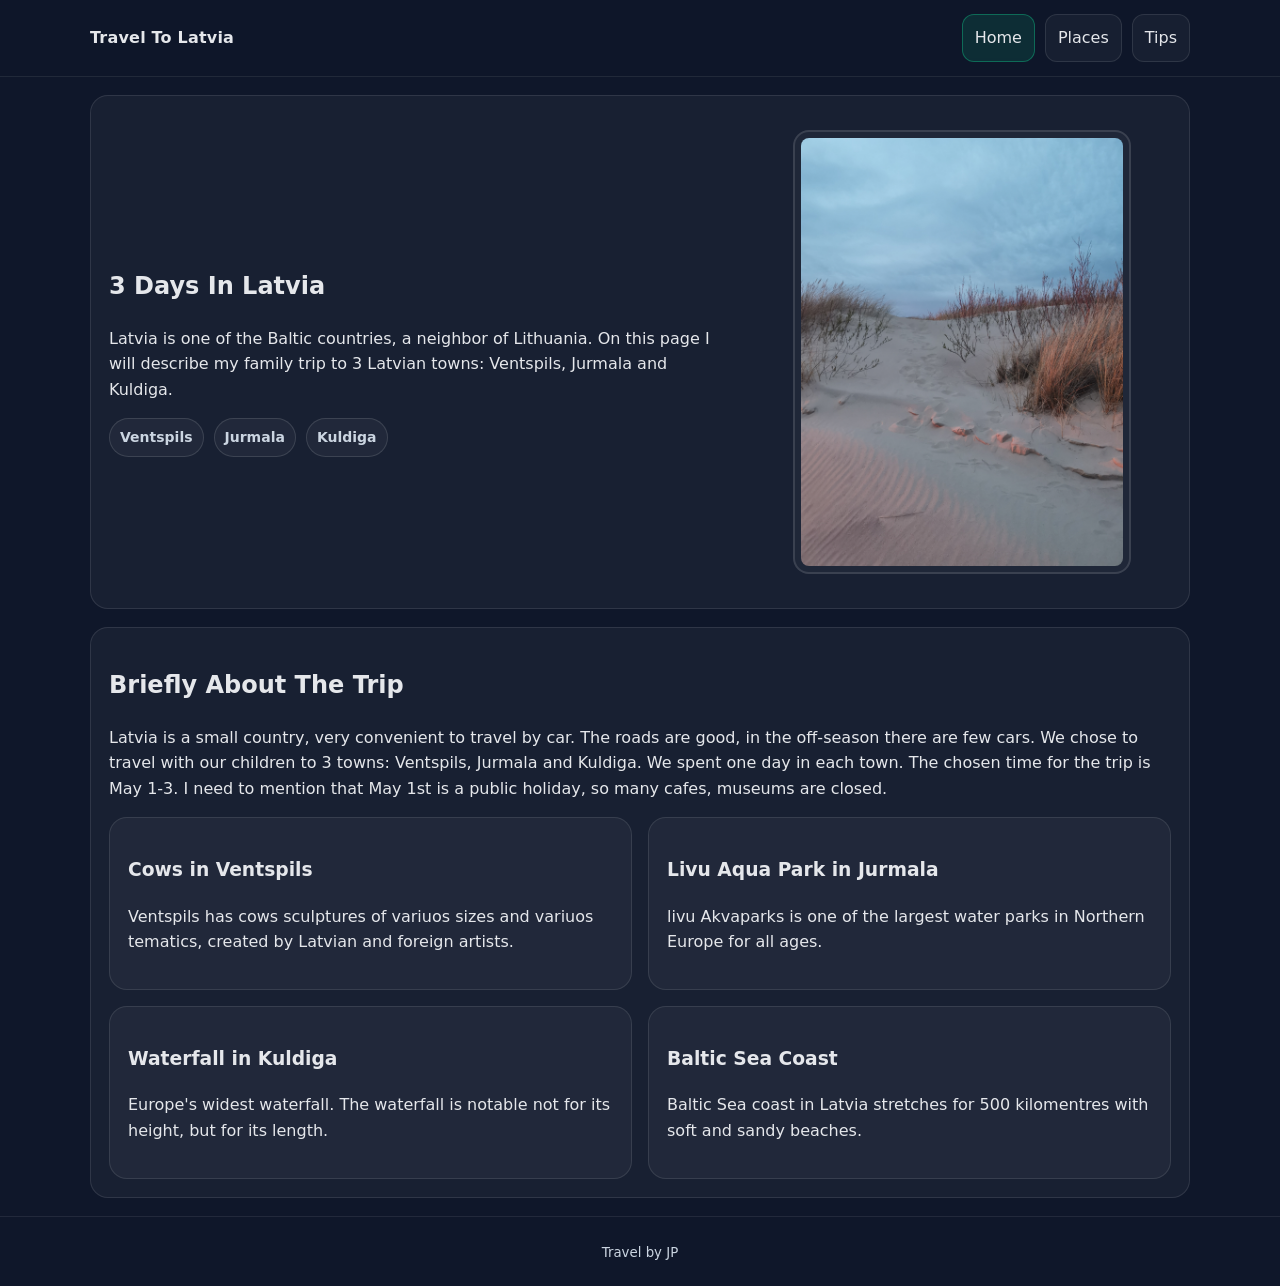
<file: index.html>
<!DOCTYPE html>
<html lang="en">
<head>
  <meta charset="UTF-8" />
  <meta name="viewport" content="width=device-width, initial-scale=1.0" />
  <title>3 Days In Latvia</title>
  <link rel="stylesheet" href="css/styles.css" />
</head>
<body>
  <a class="skip-link" href="#main">Skip to main content</a>

  <header class="site-header">
    <div class="container navbar">
      <a class="brand" href="index.html">Travel To Latvia</a>
      <nav class="nav" aria-label="Main Navigation">
        <a href="index.html" aria-current="page">Home</a>
        <a href="places.html">Places</a>
        <a href="tips.html">Tips</a>
      </nav>
    </div>
  </header>

  <main id="main" class="container">
    <section class="hero card">
      <div class="hero-grid">
        <div>
          <h1>3 Days In Latvia</h1>
          <p>
            Latvia is one of the Baltic countries, a neighbor of Lithuania. On this page I will describe my family trip to 3 Latvian towns: Ventspils, Jurmala and Kuldiga.
          </p>

          <div class="meta">
            <span class="pill">Ventspils</span>
            <span class="pill">Jurmala</span>
            <span class="pill">Kuldiga</span>
          </div>
        </div>

        <figure>
          <img src="images/hero-latvia.jpg" alt="Trip to Latvia hero photo">
        </figure>
      </div>
    </section>

    <section class="card">
      <h2>Briefly About The Trip</h2>
      <p>
        Latvia is a small country, very convenient to travel by car. The roads are good, in the off-season there are few cars. We chose to travel with our children to 3 towns: Ventspils, Jurmala and Kuldiga. We spent one day in each town. The chosen time for the trip is May 1-3. I need to mention that May 1st is a public holiday, so many cafes, museums are closed.
      </p>

      <div class="layout-grid" aria-label="Why is it worth visiting">
        <div class="box">
          <h3>Cows in Ventspils</h3>
          <p>Ventspils has cows sculptures of variuos sizes and variuos tematics, created by Latvian and foreign artists.</p>
        </div>
        <div class="box">
          <h3>Livu Aqua Park in Jurmala</h3>
          <p>livu Akvaparks is one of the largest water parks in Northern Europe for all ages.</p>
        </div>
        <div class="box">
          <h3>Waterfall in Kuldiga</h3>
          <p>Europe's widest waterfall. The waterfall is notable not for its height, but for its length.</p>
        </div>
        <div class="box">
          <h3>Baltic Sea Coast</h3>
          <p>Baltic Sea coast in Latvia stretches for 500 kilomentres with soft and sandy beaches.</p>
        </div>
      </div>
    </section>
  </main>

  <footer>
    <div class="container">
      <small>Travel by JP</small>
    </div>
  </footer>
</body>
</html>
</file>
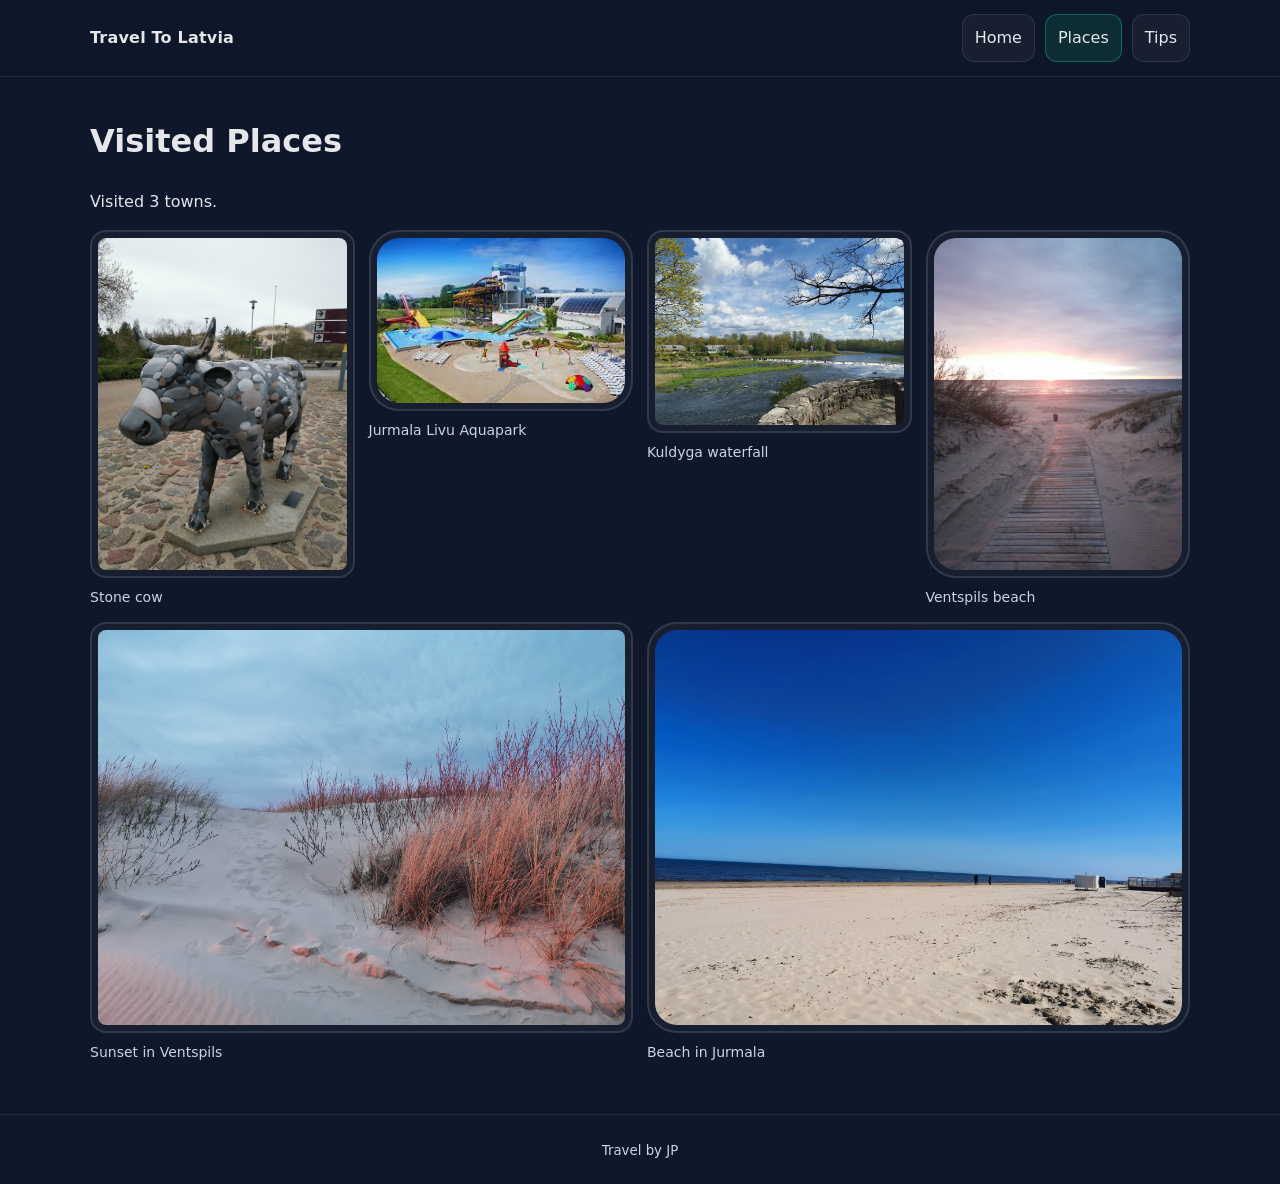
<file: places.html>
<!DOCTYPE html>
<html lang="en">
<head>
  <meta charset="UTF-8" />
  <meta name="viewport" content="width=device-width, initial-scale=1.0" />
  <title>Latvia - Places</title>
  <link rel="stylesheet" href="css/styles.css" />
</head>
<body>
  <a class="skip-link" href="#main">Skip to main content</a>

  <header class="site-header">
    <div class="container navbar">
      <a class="brand" href="index.html">Travel To Latvia</a>
      <nav class="nav" aria-label="Main Navigation">
        <a href="index.html">Home</a>
        <a href="places.html" aria-current="page">Places</a>
        <a href="tips.html">Tips</a>
      </nav>
    </div>
  </header>

  <main id="main" class="container gallery">
    <h1>Visited Places</h1>
    <p>Visited 3 towns.</p>

    <div class="gallery-grid" aria-label="Latvian places gallery">
      <div class="gallery-item">
        <a href="#">
          <figure>
            <img src="images/stone-cow.jpg" alt="Stone cow" />
            <figcaption>Stone cow</figcaption>
          </figure>
        </a>
      </div>

      <div class="gallery-item">
        <a href="#">
          <figure>
            <img src="images/livu.jpg" alt="Jurmala Livu Aquapark" />
            <figcaption>Jurmala Livu Aquapark</figcaption>
          </figure>
        </a>
      </div>

      <div class="gallery-item">
        <a href="#">
          <figure>
            <img src="images/waterfall.jpg" alt="Kuldiga Waterfall" />
            <figcaption>Kuldyga waterfall</figcaption>
          </figure>
        </a>
      </div>

      <div class="gallery-item">
        <a href="#">
          <figure>
            <img src="images/beach.jpg" alt="Ventspils Beach" />
            <figcaption>Ventspils beach</figcaption>
          </figure>
        </a>
      </div>

      <div class="gallery-item">
        <a href="#">
          <figure>
            <img src="images/sunset.jpg" alt="Sunset in Ventspils" />
            <figcaption>Sunset in Ventspils</figcaption>
          </figure>
        </a>
      </div>

      <div class="gallery-item">
        <a href="#">
          <figure>
            <img src="images/beach2.jpg" alt="Beach in Jurmala" />
            <figcaption>Beach in Jurmala</figcaption>
          </figure>
        </a>
      </div>
    </div>
  </main>

  <footer>
    <div class="container">
      <small>Travel by JP</small>
    </div>
  </footer>
</body>
</html>
</file>
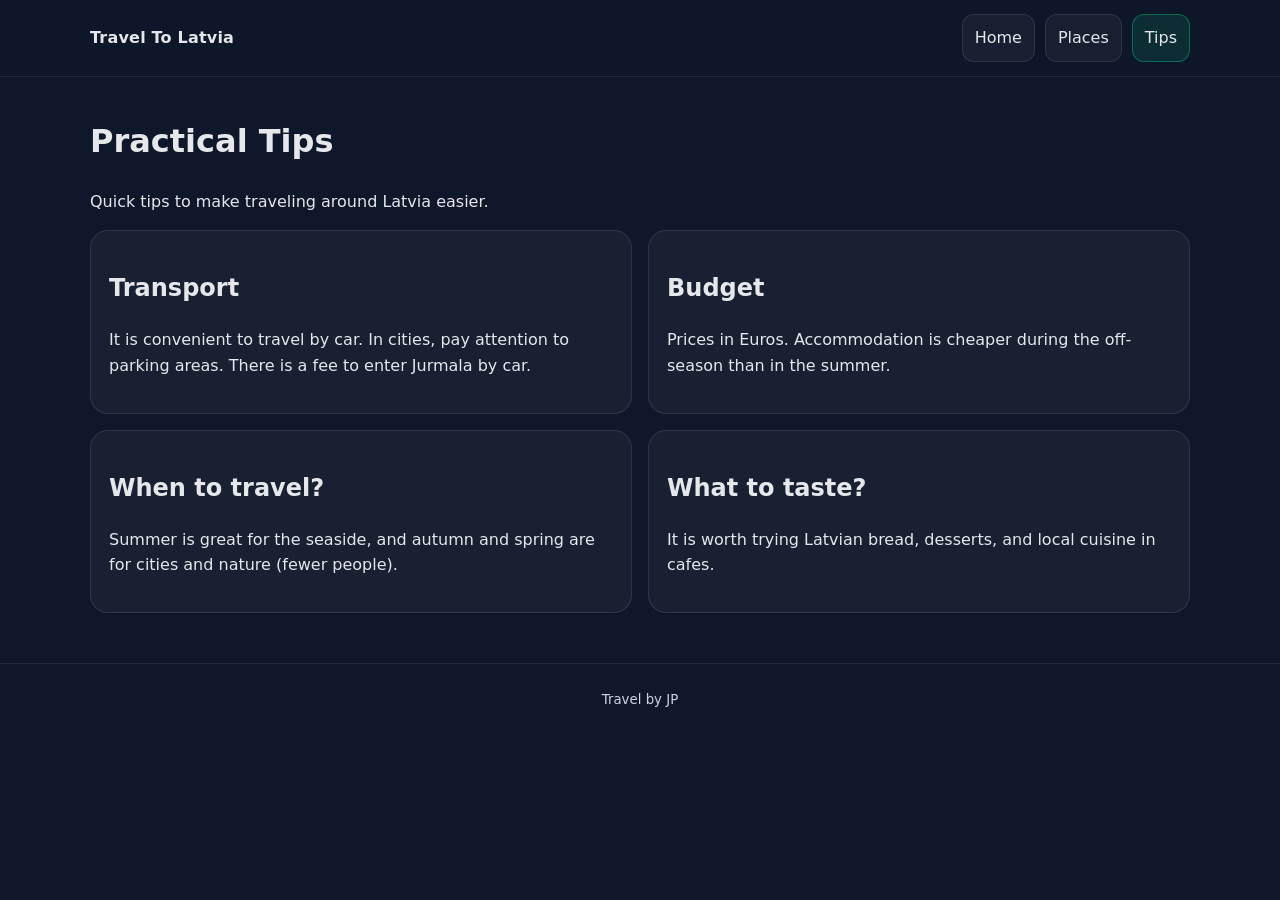
<file: tips.html>
<!DOCTYPE html>
<html lang="en">
<head>
  <meta charset="UTF-8" />
  <meta name="viewport" content="width=device-width, initial-scale=1.0" />
  <title>Latvia - Tips</title>
  <link rel="stylesheet" href="css/styles.css" />
</head>
<body>
  <a class="skip-link" href="#main">Skip to main content</a>

  <header class="site-header">
    <div class="container navbar">
      <a class="brand" href="index.html">Travel To Latvia</a>
      <nav class="nav" aria-label="Main Navigation">
        <a href="index.html">Home</a>
        <a href="places.html">Places</a>
        <a href="tips.html" aria-current="page">Tips</a>
      </nav>
    </div>
  </header>

  <main id="main" class="container layout">
    <h1>Practical Tips</h1>
    <p>Quick tips to make traveling around Latvia easier.</p>

    <section class="layout-grid" aria-label="Kelionės patarimai kortelėse">
      <div class="box">
        <h2>Transport</h2>
        <p>It is convenient to travel by car. In cities, pay attention to parking areas. There is a fee to enter Jurmala by car.</p>
      </div>
      <div class="box">
        <h2>Budget</h2>
        <p>Prices in Euros. Accommodation is cheaper during the off-season than in the summer.</p>
      </div>
      <div class="box">
        <h2>When to travel?</h2>
        <p>Summer is great for the seaside, and autumn and spring are for cities and nature (fewer people).</p>
      </div>
      <div class="box">
        <h2>What to taste?</h2>
        <p>It is worth trying Latvian bread, desserts, and local cuisine in cafes.</p>
      </div>
    </section>
  </main>

  <footer>
    <div class="container">
      <small>Travel by JP</small>
    </div>
  </footer>
</body>
</html>
</file>
<file: css/styles.css>
* { 
    box-sizing: border-box; 
}

body{
    margin: 0;
    font-family: system-ui, -apple-system, Segoe UI, Roboto, Arial, sans-serif;
    line-height: 1.6;
    background: #0f172a;
    color: #e5e7eb;
}

.container{
    width: min(1100px, 92%);
    margin: 0 auto;
}

a{ 
    color: inherit; 
}

/* Skip link – matomas tik fokusavus */
.skip-link{
    position: absolute;
    left: -999px;
    top: 12px;
    padding: 10px 14px;
    background: #ffffff;
    color: #000000;
    border-radius: 10px;
    text-decoration: none;
    font-weight: 700;
    z-index: 9999;
}
.skip-link:focus{
    left: 12px;
    outline: 4px solid rgba(99,102,241,.35);
}

/* Header + nav (FLEX) */
.site-header{
    position: sticky;
    top: 0;
    background: rgba(15,23,42,.85);
    border-bottom: 1px solid rgba(255,255,255,.08);
    backdrop-filter: blur(10px);
    z-index: 1000;
}

.navbar{
    display: flex;
    align-items: center;
    justify-content: space-between;
    gap: 12px;
    padding: 14px 0;
}

.brand{
    font-weight: 800;
    letter-spacing: .2px;
    text-decoration: none;
}

.nav{
    display: flex;
    gap: 10px;
    flex-wrap: wrap;
}

.nav a{
    text-decoration: none;
    padding: 10px 12px;
    border-radius: 12px;
    border: 1px solid rgba(255,255,255,.10);
    background: rgba(255,255,255,.04);
    transition: transform .15s ease, background .15s ease, border-color .15s ease;
}

/* Hover efektas */
.nav a:hover{
    transform: translateY(-2px);
    background: rgba(59,130,246,.14);
    border-color: rgba(59,130,246,.35);
}

.nav a:focus-visible{
    outline: 4px solid rgba(99,102,241,.35);
    outline-offset: 2px;
}

.nav a[aria-current="page"]{
    background: rgba(16,185,129,.14);
    border-color: rgba(16,185,129,.45);
}

/* Cards */
.card{
    background: rgba(255,255,255,.04);
    border: 1px solid rgba(255,255,255,.10);
    border-radius: 18px;
    padding: 18px;
    margin: 18px 0;
}

/* Hero grid (GRID) */
.hero-grid{
    display: grid;
    grid-template-columns: 1.2fr .8fr;
    gap: 18px;
    align-items: center;
}

@media (max-width: 860px){
    .hero-grid{ 
        grid-template-columns: 1fr; 
    }
}

/* Pills */
.meta{
    display: flex;
    gap: 10px;
    flex-wrap: wrap;
    margin-top: 12px;
}

.pill{
    border: 1px solid rgba(255,255,255,.12);
    background: rgba(255,255,255,.04);
    padding: 7px 10px;
    border-radius: 999px;
    color: #cbd5e1;
    font-weight: 600;
    font-size: 14px;
}

/* Images – box model reikalavimas */
img{
    max-width: 100%;
    height: auto;
    display: block;
    border: 2px solid rgba(255,255,255,.12);
    padding: 6px;
    border-radius: 16px;
    background: rgba(255,255,255,.03);
}

/* Gallery (FLEX) */
.gallery{ 
    padding: 18px 0 50px; 
}

.gallery-grid{
    display: flex;
    flex-wrap: wrap;
    gap: 14px;
}

.gallery-item{
    flex: 1 1 220px;
    min-width: 220px;
}

.gallery-item a{
    display: block;
    text-decoration: none;
}

.gallery-item figure{ 
    margin: 0; 
}

.gallery-item figcaption{
    margin-top: 8px;
    color: #cbd5e1;
    font-size: 14px;
}

/* Hover efektas paveikslėliams */
.gallery-item img{
    transition: transform .18s ease, box-shadow .18s ease, border-color .18s ease;
}
.gallery-item a:hover img{
    transform: scale(1.02);
    border-color: rgba(16,185,129,.45);
    box-shadow: 0 18px 50px rgba(0,0,0,.30);
}

/* nth-child – kas antram paveikslėliui kitoks radius */
.gallery-item:nth-child(even) img{
    border-radius: 30px;
}

/* Tips / layout grid (GRID) */
.layout{ 
    padding: 18px 0 50px; 
}

.layout-grid{
    display: grid;
    grid-template-columns: 1fr 1fr;
    gap: 16px;
}

@media (max-width: 860px){
    .layout-grid{ grid-template-columns: 1fr; }
}

.box{
    background: rgba(255,255,255,.04);
    border: 1px solid rgba(255,255,255,.10);
    border-radius: 18px;
    padding: 18px;
}

footer{
    text-align: center;
    padding: 22px 0;
    border-top: 1px solid rgba(255,255,255,.08);
    color: #cbd5e1;
}
</file>
